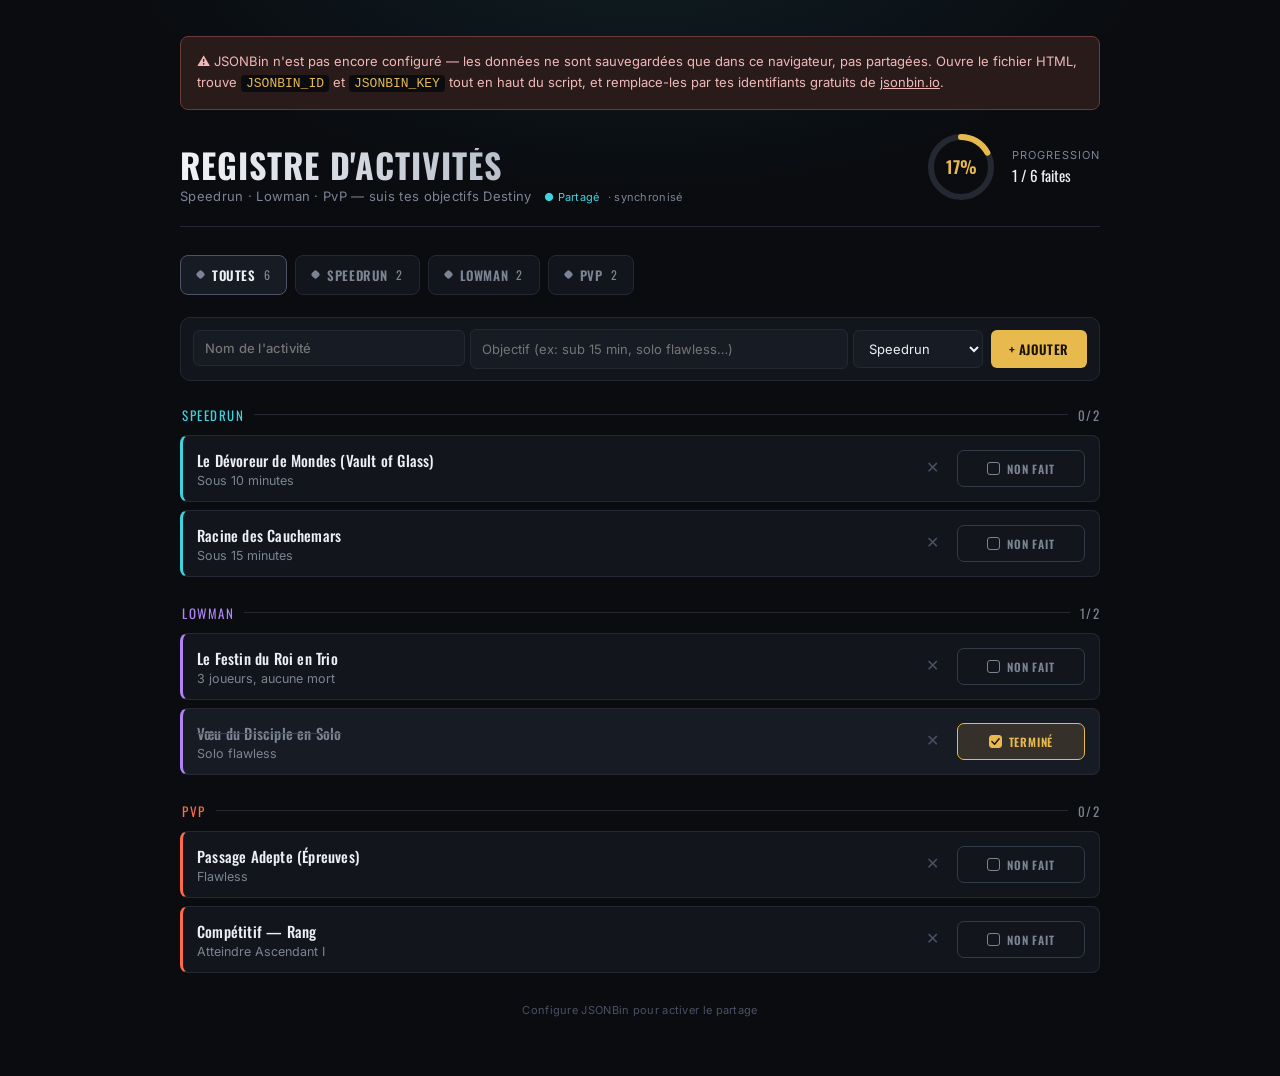
<file: index.html>
<!DOCTYPE html>
<html lang="fr">
<head>
<meta charset="UTF-8">
<meta name="viewport" content="width=device-width, initial-scale=1.0">
<title>Registre d'activités — Destiny</title>
</head>
<body>
<div id="app"></div>

<style>
@import url('https://fonts.googleapis.com/css2?family=Oswald:wght@400;500;600;700&family=Inter:wght@400;500;600&display=swap');

body{margin:0;}

:root{
  --bg:#0A0C10;
  --bg-glow: radial-gradient(ellipse 900px 500px at 50% -10%, rgba(63,211,224,0.10), transparent 60%);
  --panel:#12151C;
  --panel-2:#171B24;
  --border:#232833;
  --text:#EDEFF3;
  --muted:#7C8494;
  --gold:#E8B94D;
  --gold-dim: rgba(232,185,77,0.14);
  --speedrun:#3FD3E0;
  --speedrun-dim: rgba(63,211,224,0.12);
  --lowman:#B084F5;
  --lowman-dim: rgba(176,132,245,0.12);
  --pvp:#FF6B4A;
  --pvp-dim: rgba(255,107,74,0.12);
}

#app{
  font-family:'Inter',sans-serif;
  background: var(--bg-glow), var(--bg);
  color:var(--text);
  min-height:100vh;
  padding:36px 20px 60px;
  box-sizing:border-box;
}

*{box-sizing:border-box;}

.wrap{max-width:920px;margin:0 auto;}

.hero{
  display:flex;
  align-items:flex-end;
  justify-content:space-between;
  gap:20px;
  margin-bottom:28px;
  flex-wrap:wrap;
  border-bottom:1px solid var(--border);
  padding-bottom:22px;
}
.hero-title{
  font-family:'Oswald',sans-serif;
  font-weight:700;
  letter-spacing:1px;
  text-transform:uppercase;
  font-size:34px;
  line-height:1;
  margin:0;
  background:linear-gradient(90deg,#F1F3F6,#9BA4B4);
  -webkit-background-clip:text;
  background-clip:text;
  color:transparent;
}
.hero-sub{
  color:var(--muted);
  font-size:13px;
  margin-top:6px;
  letter-spacing:.3px;
}

.progress-ring-wrap{display:flex;align-items:center;gap:14px;}
.progress-ring{position:relative;width:74px;height:74px;}
.progress-ring svg{transform:rotate(-90deg);}
.progress-ring .pct{
  position:absolute;inset:0;display:flex;align-items:center;justify-content:center;
  font-family:'Oswald',sans-serif;font-size:17px;font-weight:600;color:var(--gold);
}
.progress-label{font-size:11px;color:var(--muted);text-transform:uppercase;letter-spacing:1px;}
.progress-count{font-family:'Oswald',sans-serif;font-size:15px;color:var(--text);margin-top:2px;}

.tabs{
  display:flex;gap:8px;margin-bottom:22px;flex-wrap:wrap;
}
.tab{
  font-family:'Oswald',sans-serif;
  text-transform:uppercase;
  letter-spacing:.6px;
  font-size:13px;
  font-weight:600;
  padding:9px 16px;
  border-radius:8px;
  border:1px solid var(--border);
  background:var(--panel);
  color:var(--muted);
  cursor:pointer;
  transition:all .15s ease;
  display:flex;align-items:center;gap:8px;
}
.tab:hover{color:var(--text);border-color:#333a48;}
.tab .dot{width:7px;height:7px;border-radius:2px;transform:rotate(45deg);background:var(--muted);}
.tab.active{color:var(--text);background:var(--panel-2);}
.tab[data-cat="all"].active{border-color:#4b5364;}
.tab[data-cat="Speedrun"].active{border-color:var(--speedrun);}
.tab[data-cat="Speedrun"].active .dot{background:var(--speedrun);}
.tab[data-cat="Lowman"].active{border-color:var(--lowman);}
.tab[data-cat="Lowman"].active .dot{background:var(--lowman);}
.tab[data-cat="PvP"].active{border-color:var(--pvp);}
.tab[data-cat="PvP"].active .dot{background:var(--pvp);}
.tab .count{color:var(--muted);font-weight:400;font-size:12px;}

.add-bar{
  display:flex;gap:8px;margin-bottom:24px;flex-wrap:wrap;
  background:var(--panel);
  border:1px solid var(--border);
  border-radius:10px;
  padding:12px;
}
.add-bar input, .add-bar select{
  font-family:'Inter',sans-serif;
  background:var(--panel-2);
  border:1px solid var(--border);
  color:var(--text);
  border-radius:6px;
  padding:9px 11px;
  font-size:13px;
  outline:none;
}
.add-bar input:focus, .add-bar select:focus{border-color:var(--gold);}
.add-bar input.name{flex:1.4;min-width:160px;}
.add-bar input.objective{flex:2;min-width:180px;}
.add-bar select{flex:0 0 130px;}
.add-btn{
  font-family:'Oswald',sans-serif;
  text-transform:uppercase;
  letter-spacing:.6px;
  font-weight:600;
  font-size:13px;
  background:var(--gold);
  color:#1a1305;
  border:none;
  border-radius:6px;
  padding:9px 18px;
  cursor:pointer;
  transition:filter .15s ease;
  flex:0 0 auto;
}
.add-btn:hover{filter:brightness(1.1);}

.cat-section{margin-bottom:26px;}
.cat-heading{
  font-family:'Oswald',sans-serif;
  text-transform:uppercase;
  font-size:13px;
  letter-spacing:1.5px;
  color:var(--muted);
  display:flex;align-items:center;gap:10px;
  margin:0 0 10px 2px;
}
.cat-heading .bar{flex:1;height:1px;background:var(--border);}

.card-list{display:flex;flex-direction:column;gap:8px;}

.card{
  background:var(--panel);
  border:1px solid var(--border);
  border-left:3px solid var(--muted);
  border-radius:8px;
  padding:13px 14px;
  display:flex;
  align-items:center;
  gap:14px;
  transition:border-color .15s ease, background .15s ease;
}
.card.cat-Speedrun{border-left-color:var(--speedrun);}
.card.cat-Lowman{border-left-color:var(--lowman);}
.card.cat-PvP{border-left-color:var(--pvp);}
.card.done{background:var(--panel-2);}
.card.done .name{color:var(--muted);text-decoration:line-through;text-decoration-color:#3a4150;}

.card-main{flex:1;min-width:0;}
.name{
  font-family:'Oswald',sans-serif;
  font-size:15px;
  font-weight:500;
  letter-spacing:.2px;
  margin-bottom:2px;
}
.objective{
  font-size:12.5px;
  color:var(--muted);
  outline:none;
  border-radius:4px;
  padding:1px 3px;
  margin:-1px -3px;
}
.objective:focus{background:var(--panel-2);color:var(--text);}
.objective:empty:before{content:"Ajouter un objectif…";color:#4a5162;}

.del-btn{
  background:none;border:none;color:#4a5162;cursor:pointer;
  font-size:16px;line-height:1;padding:4px;flex:0 0 auto;
  transition:color .15s ease;
}
.del-btn:hover{color:var(--pvp);}

.toggle-btn{
  flex:0 0 auto;
  font-family:'Oswald',sans-serif;
  text-transform:uppercase;
  font-size:11.5px;
  font-weight:600;
  letter-spacing:.8px;
  padding:9px 14px;
  border-radius:7px;
  border:1px solid #333a48;
  background:transparent;
  color:var(--muted);
  cursor:pointer;
  display:flex;align-items:center;gap:7px;
  min-width:128px;
  justify-content:center;
  transition:all .18s ease;
  position:relative;
  overflow:hidden;
}
.toggle-btn:hover{border-color:var(--gold);color:var(--text);}
.toggle-btn .check{
  width:13px;height:13px;border-radius:3px;border:1.5px solid currentColor;
  display:flex;align-items:center;justify-content:center;flex:0 0 auto;
}
.toggle-btn .check svg{width:9px;height:9px;opacity:0;transition:opacity .15s ease;}
.toggle-btn.done{
  background:var(--gold-dim);
  border-color:var(--gold);
  color:var(--gold);
}
.toggle-btn.done .check{background:var(--gold);border-color:var(--gold);color:#1a1305;}
.toggle-btn.done .check svg{opacity:1;}
.toggle-btn.pulse{animation:pulse .35s ease;}
@keyframes pulse{
  0%{transform:scale(1);}
  40%{transform:scale(1.06);}
  100%{transform:scale(1);}
}

.empty{
  text-align:center;
  color:var(--muted);
  font-size:13px;
  padding:40px 20px;
  border:1px dashed var(--border);
  border-radius:10px;
}

.footer-note{
  text-align:center;color:#4a5162;font-size:11px;margin-top:30px;letter-spacing:.3px;
}
.shared-badge{
  display:inline-block;margin-left:8px;color:#3FD3E0;font-size:11px;letter-spacing:.3px;
}
.setup-banner{
  background:#2A1B1B;border:1px solid #6B3A3A;color:#F1B8B8;
  border-radius:8px;padding:14px 16px;margin-bottom:20px;font-size:13px;line-height:1.6;
}
.setup-banner code{background:#0A0C10;padding:1px 5px;border-radius:4px;color:var(--gold);}
.sync-status{font-size:11px;color:var(--muted);margin-left:8px;}
.sync-status.err{color:var(--pvp);}

@media (max-width:520px){
  .hero{flex-direction:column;align-items:flex-start;}
  .card{flex-wrap:wrap;}
  .toggle-btn{min-width:112px;}
}
</style>

<script>
(function(){
  // ====== CONFIGURATION JSONBIN.IO — à remplir avant de publier ======
  // 1. Crée un compte gratuit sur https://jsonbin.io
  // 2. Crée un bin avec le contenu: {"activities":[]}
  // 3. Colle ton Bin ID et ta X-Master-Key ci-dessous
  const JSONBIN_ID = "6a4598b8da38895dfe1eec4d";
  const JSONBIN_KEY = "$2a$10$clxd1Got5R6jlA5NBeeQA.9dayCX642A6RuUZ.wnjjYeGEsKGJ6E.";
  const CONFIGURED = JSONBIN_ID !== "6a4598b8da38895dfe1eec4d" && JSONBIN_KEY !== "$2a$10$clxd1Got5R6jlA5NBeeQA.9dayCX642A6RuUZ.wnjjYeGEsKGJ6E.";
  const API_BASE = `https://api.jsonbin.io/v3/b/${JSONBIN_ID}`;
  // =====================================================================

  const CATS = ["Speedrun","Lowman","PvP"];
  const CAT_COLOR = {Speedrun:"var(--speedrun)", Lowman:"var(--lowman)", PvP:"var(--pvp)"};
  const STORAGE_KEY = "destiny-activities-v1";
  let state = { activities: [], filter: "all" };
  let loaded = false;

  const seed = [
    {id:crypto.randomUUID(), category:"Speedrun", name:"Le Dévoreur de Mondes (Vault of Glass)", objective:"Sous 10 minutes", done:false},
    {id:crypto.randomUUID(), category:"Speedrun", name:"Racine des Cauchemars", objective:"Sous 15 minutes", done:false},
    {id:crypto.randomUUID(), category:"Lowman", name:"Le Festin du Roi en Trio", objective:"3 joueurs, aucune mort", done:false},
    {id:crypto.randomUUID(), category:"Lowman", name:"Vœu du Disciple en Solo", objective:"Solo flawless", done:true},
    {id:crypto.randomUUID(), category:"PvP", name:"Passage Adepte (Épreuves)", objective:"Flawless", done:false},
    {id:crypto.randomUUID(), category:"PvP", name:"Compétitif — Rang", objective:"Atteindre Ascendant I", done:false},
  ];

  let lastSavedJSON = "";
  let syncState = "idle"; // idle | syncing | error

  async function load(){
    if(!CONFIGURED){
      state.activities = seed;
      loaded = true;
      render();
      return;
    }
    try{
      syncState = "syncing";
      const res = await fetch(`${API_BASE}/latest`, { headers: { "X-Master-Key": JSONBIN_KEY } });
      if(!res.ok) throw new Error("fetch failed");
      const data = await res.json();
      const incoming = (data.record && data.record.activities) ? data.record.activities : seed;
      const incomingJSON = JSON.stringify(incoming);
      syncState = "idle";
      if(incomingJSON !== lastSavedJSON){
        state.activities = incoming;
        lastSavedJSON = incomingJSON;
        const shouldRerender = !loaded || !editingActive();
        loaded = true;
        if(shouldRerender) render();
      } else if(!loaded){
        state.activities = incoming;
        loaded = true;
        render();
      }
    }catch(e){
      syncState = "error";
      if(!loaded){ state.activities = seed; loaded = true; render(); }
      else updateSyncBadge();
    }
  }

  function editingActive(){
    const el = document.activeElement;
    return !!(el && el.getAttribute && el.getAttribute('contenteditable') === 'true');
  }

  async function persist(){
    const json = JSON.stringify(state.activities);
    lastSavedJSON = json;
    if(!CONFIGURED) return;
    try{
      syncState = "syncing"; updateSyncBadge();
      await fetch(API_BASE, {
        method: "PUT",
        headers: { "Content-Type": "application/json", "X-Master-Key": JSONBIN_KEY },
        body: JSON.stringify({ activities: state.activities })
      });
      syncState = "idle"; updateSyncBadge();
    }catch(e){
      syncState = "error"; updateSyncBadge();
    }
  }

  function updateSyncBadge(){
    const el = document.getElementById('sync-status');
    if(!el) return;
    el.classList.toggle('err', syncState === "error");
    el.textContent = syncState === "syncing" ? "· synchronisation…" : syncState === "error" ? "· hors ligne, réessai en cours" : "· synchronisé";
  }

  function counts(){
    const c = {all:{total:0,done:0}};
    CATS.forEach(cat=>c[cat]={total:0,done:0});
    state.activities.forEach(a=>{
      c.all.total++; if(a.done) c.all.done++;
      if(c[a.category]){ c[a.category].total++; if(a.done) c[a.category].done++; }
    });
    return c;
  }

  function ringSVG(pct){
    const r=30, circ=2*Math.PI*r;
    const offset = circ - (pct/100)*circ;
    return `<svg width="74" height="74">
      <circle cx="37" cy="37" r="${r}" fill="none" stroke="#232833" stroke-width="6"/>
      <circle cx="37" cy="37" r="${r}" fill="none" stroke="var(--gold)" stroke-width="6"
        stroke-dasharray="${circ}" stroke-dashoffset="${offset}" stroke-linecap="round"/>
    </svg>`;
  }

  function checkSVG(){
    return `<svg viewBox="0 0 10 10"><polyline points="1,5 4,8 9,2" fill="none" stroke="currentColor" stroke-width="1.6" stroke-linecap="round" stroke-linejoin="round"/></svg>`;
  }

  function cardHTML(a){
    return `
    <div class="card cat-${a.category} ${a.done?'done':''}" data-id="${a.id}">
      <div class="card-main">
        <div class="name">${escapeHtml(a.name)}</div>
        <div class="objective" contenteditable="true" data-field="objective">${escapeHtml(a.objective||"")}</div>
      </div>
      <button class="del-btn" data-action="delete" title="Supprimer">✕</button>
      <button class="toggle-btn ${a.done?'done':''}" data-action="toggle">
        <span class="check">${checkSVG()}</span>
        <span>${a.done?'Terminé':'Non fait'}</span>
      </button>
    </div>`;
  }

  function escapeHtml(s){
    return (s||"").replace(/[&<>"']/g, m => ({'&':'&amp;','<':'&lt;','>':'&gt;','"':'&quot;',"'":'&#39;'}[m]));
  }

  function render(){
    if(!loaded){
      document.getElementById('app').innerHTML = `<div class="wrap"><p style="color:var(--muted)">Chargement…</p></div>`;
      return;
    }
    const c = counts();
    const pct = c.all.total ? Math.round(100*c.all.done/c.all.total) : 0;

    const catsToShow = state.filter === "all" ? CATS : [state.filter];

    let sections = catsToShow.map(cat=>{
      const items = state.activities.filter(a=>a.category===cat);
      if(items.length===0) return "";
      return `
        <div class="cat-section">
          <div class="cat-heading"><span style="color:${CAT_COLOR[cat]}">${cat}</span><span class="bar"></span><span>${c[cat].done}/${c[cat].total}</span></div>
          <div class="card-list">${items.map(cardHTML).join("")}</div>
        </div>`;
    }).join("");

    if(state.activities.filter(a=> state.filter==="all" || a.category===state.filter).length === 0){
      sections = `<div class="empty">Aucune activité pour l'instant. Ajoute-en une ci-dessus.</div>`;
    }

    document.getElementById('app').innerHTML = `
      <div class="wrap">
        ${CONFIGURED ? "" : `<div class="setup-banner">⚠️ JSONBin n'est pas encore configuré — les données ne sont sauvegardées que dans ce navigateur, pas partagées. Ouvre le fichier HTML, trouve <code>JSONBIN_ID</code> et <code>JSONBIN_KEY</code> tout en haut du script, et remplace-les par tes identifiants gratuits de <a href="https://jsonbin.io" target="_blank" style="color:#F1B8B8">jsonbin.io</a>.</div>`}
        <div class="hero">
          <div>
            <h1 class="hero-title">Registre d'activités</h1>
            <div class="hero-sub">Speedrun · Lowman · PvP — suis tes objectifs Destiny <span class="shared-badge">● Partagé<span class="sync-status" id="sync-status"></span></span></div>
          </div>
          <div class="progress-ring-wrap">
            <div class="progress-ring">${ringSVG(pct)}<div class="pct">${pct}%</div></div>
            <div>
              <div class="progress-label">Progression</div>
              <div class="progress-count">${c.all.done} / ${c.all.total} faites</div>
            </div>
          </div>
        </div>

        <div class="tabs">
          <div class="tab ${state.filter==='all'?'active':''}" data-cat="all"><span class="dot"></span>Toutes<span class="count">${c.all.total}</span></div>
          ${CATS.map(cat=>`<div class="tab ${state.filter===cat?'active':''}" data-cat="${cat}"><span class="dot"></span>${cat}<span class="count">${c[cat].total}</span></div>`).join("")}
        </div>

        <div class="add-bar">
          <input class="name" id="new-name" placeholder="Nom de l'activité" />
          <input class="objective" id="new-objective" placeholder="Objectif (ex: sub 15 min, solo flawless…)" />
          <select id="new-category">
            ${CATS.map(cat=>`<option value="${cat}">${cat}</option>`).join("")}
          </select>
          <button class="add-btn" id="add-activity">+ Ajouter</button>
        </div>

        ${sections}
        <div class="footer-note">${CONFIGURED ? "Sauvegardé automatiquement · visible par toute personne ayant ce lien" : "Configure JSONBin pour activer le partage"}</div>
      </div>
    `;

    bindEvents();
    updateSyncBadge();
  }

  function bindEvents(){
    document.querySelectorAll('.tab').forEach(t=>{
      t.addEventListener('click', ()=>{ state.filter = t.dataset.cat; render(); });
    });

    document.getElementById('add-activity').addEventListener('click', addActivity);
    ['new-name','new-objective'].forEach(id=>{
      document.getElementById(id).addEventListener('keydown', e=>{ if(e.key==='Enter') addActivity(); });
    });

    document.querySelectorAll('.card').forEach(card=>{
      const id = card.dataset.id;
      const toggleBtn = card.querySelector('[data-action="toggle"]');
      toggleBtn.addEventListener('click', ()=>{
        const a = state.activities.find(x=>x.id===id);
        a.done = !a.done;
        persist();
        toggleBtn.classList.add('pulse');
        renderPreserveScroll();
      });
      card.querySelector('[data-action="delete"]').addEventListener('click', ()=>{
        state.activities = state.activities.filter(x=>x.id!==id);
        persist();
        render();
      });
      const objEl = card.querySelector('[data-field="objective"]');
      objEl.addEventListener('blur', ()=>{
        const a = state.activities.find(x=>x.id===id);
        a.objective = objEl.textContent.trim();
        persist();
      });
      objEl.addEventListener('keydown', e=>{
        if(e.key==='Enter'){ e.preventDefault(); objEl.blur(); }
      });
    });
  }

  function renderPreserveScroll(){
    const y = window.scrollY;
    render();
    window.scrollTo(0,y);
  }

  function addActivity(){
    const nameEl = document.getElementById('new-name');
    const objEl = document.getElementById('new-objective');
    const catEl = document.getElementById('new-category');
    const name = nameEl.value.trim();
    if(!name) { nameEl.focus(); return; }
    state.activities.push({
      id: crypto.randomUUID(),
      category: catEl.value,
      name: name,
      objective: objEl.value.trim(),
      done:false
    });
    persist();
    nameEl.value=""; objEl.value="";
    render();
  }

  load();
  setInterval(load, 5000);
})();

</script>
</body>
</html>
</file>
